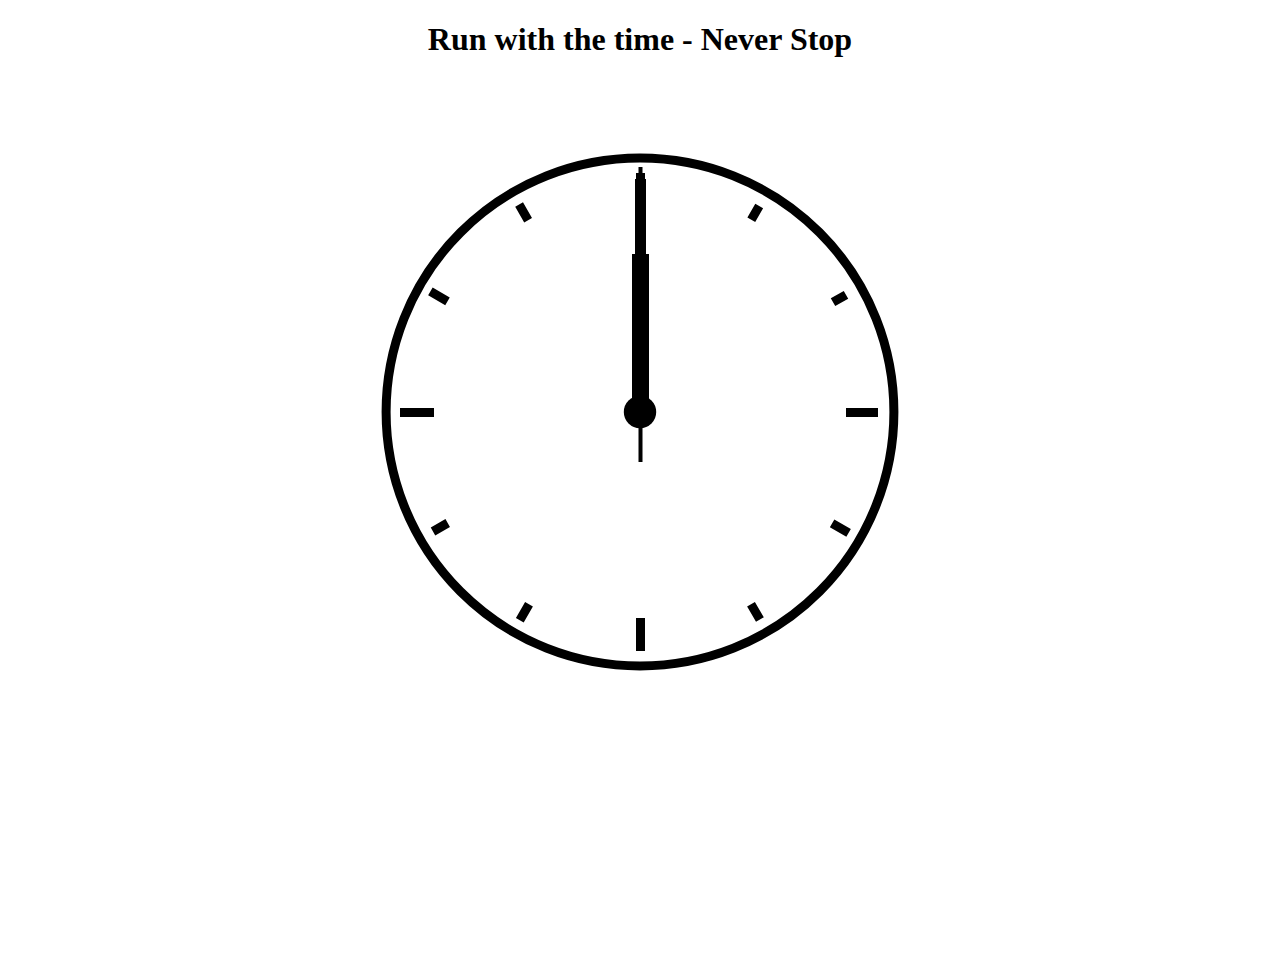
<file: Analogue Clock/index.html>
<!DOCTYPE html>
<html lang="en-US">

<head>
    <meta charset="UTF-8">
    <meta name="viewport" content="width=device-width, initial-scale=1">
    <title>A Digital Analog Clock</title>
    <link rel="stylesheet" href="AnalogueClock.css" type="text/css" media="all">
    <script src="AnalogueClock.js" defer></script>
</head>

<body>
    <center><H1>Run with the time - Never Stop</H1></center>
<main class="main">
    <div class="clockbox">
        <svg id="clock" xmlns="http://www.w3.org/2000/svg" width="600" height="600" viewBox="0 0 600 600">
            <g id="face">
                <circle class="circle" cx="300" cy="300" r="253.9"/>
                <path class="hour-marks" d="M300.5 94V61M506 300.5h32M300.5 506v33M94 300.5H60M411.3 107.8l7.9-13.8M493 190.2l13-7.4M492.1 411.4l16.5 9.5M411 492.3l8.9 15.3M189 492.3l-9.2 15.9M107.7 411L93 419.5M107.5 189.3l-17.1-9.9M188.1 108.2l-9-15.6"/>
                <circle class="mid-circle" cx="300" cy="300" r="16.2"/>
            </g>
            <g id="hour">
                <path class="hour-arm" d="M300.5 298V142"/>
                <circle class="sizing-box" cx="300" cy="300" r="253.9"/>
            </g>
            <g id="minute">
                <path class="minute-arm" d="M300.5 298V67"/>
                <circle class="sizing-box" cx="300" cy="300" r="253.9"/>
            </g>
            <g id="second">
                <path class="second-arm" d="M300.5 350V55"/>
                <circle class="sizing-box" cx="300" cy="300" r="253.9"/>
            </g>
        </svg>
    </div><!-- .clockbox -->
</main>

</body>

</html>
</file>
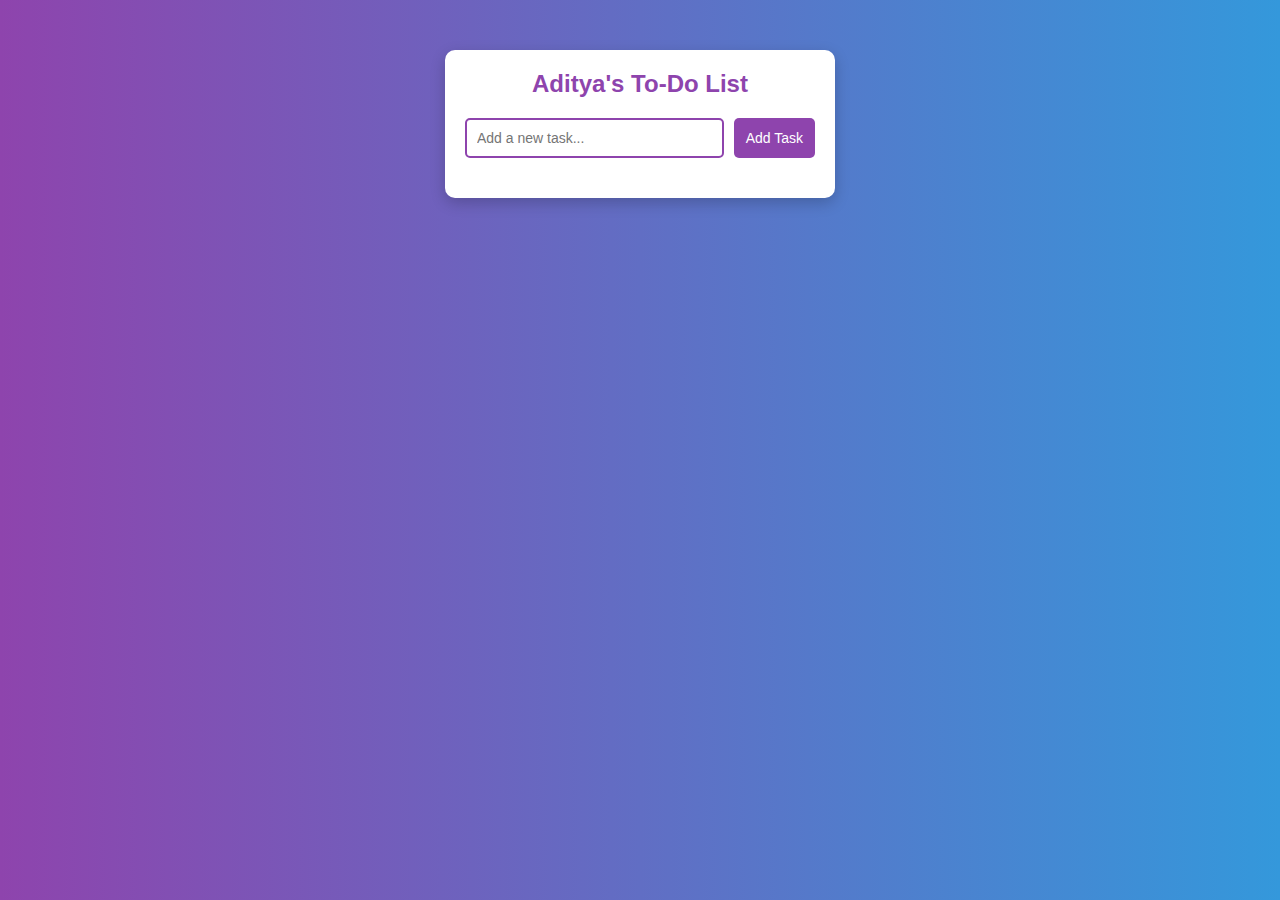
<file: Todo List/index.html>
<!DOCTYPE html>
<html lang="en">
<head>
    <meta charset="UTF-8">
    <meta name="viewport" content="width=device-width, initial-scale=1.0">
    <title>To-Do List</title>
    <style>
        body {
            font-family: 'Arial', sans-serif;
            background: linear-gradient(to right, #8e44ad, #3498db);
            color: #fff;
            display: flex;
            justify-content: center;
            padding-top: 50px;
            margin: 0;
        }

        .todo-container {
            background: #fff;
            color: #333;
            padding: 20px;
            border-radius: 10px;
            box-shadow: 0 5px 15px rgba(0, 0, 0, 0.2);
            width: 350px;
            text-align: center;
        }

        h1 {
            margin: 0 0 20px;
            font-size: 24px;
            color: #8e44ad;
        }

        .input-section {
            display: flex;
            gap: 10px;
        }

        input[type="text"] {
            flex: 1;
            padding: 10px;
            border: 2px solid #8e44ad;
            border-radius: 5px;
            outline: none;
            font-size: 14px;
        }

        button {
            background: #8e44ad;
            color: #fff;
            border: none;
            padding: 8px 12px;
            border-radius: 5px;
            cursor: pointer;
            font-size: 14px;
            transition: background 0.3s;
        }

        button:hover {
            background: #04a038;
        }

        ul {
            list-style: none;
            padding: 0;
            margin: 20px 0 0;
        }

        li {
            background: #f4f4f4;
            color: #333;
            padding: 10px;
            margin-bottom: 10px;
            border-radius: 5px;
            display: flex;
            justify-content: space-between;
            align-items: center;
            transition: background 0.3s;
        }

        li:hover {
            background: #ececec;
        }

        .button-group {
            display: flex;
            gap: 5px;
        }

        .complete {
            text-decoration:none;
            color: #8e44ad;
        }

        button.edit {
            background: #f39c12;
        }

        button.edit:hover {
            background: #d68910;
        }

        button.delete {
            background: #e74c3c;
        }

        button.delete:hover {
            background: #e91700;
        }
    </style>
</head>
<body>
    <div class="todo-container">
        <h1>Aditya's To-Do List</h1>
        <div class="input-section">
            <input type="text" id="taskInput" placeholder="Add a new task..." />
            <button onclick="addTask()">Add Task</button>
        </div>
        <ul id="taskList"></ul>
    </div>
    <script>
        function addTask() {
            const taskInput = document.getElementById("taskInput");
            const taskList = document.getElementById("taskList");

            const taskText = taskInput.value.trim();
            if (taskText === "") {
                alert("Please enter a task!");
                return;
            }

            const li = document.createElement("li");
            const span = document.createElement("span");
            span.textContent = taskText;

            const buttonGroup = document.createElement("div");
            buttonGroup.classList.add("button-group");

            const editButton = document.createElement("button");
            editButton.textContent = "Edit";
            editButton.classList.add("edit");
            editButton.onclick = function () {
                if (editButton.textContent === "Edit") {
                    const input = document.createElement("input");
                    input.type = "text";
                    input.value = span.textContent;
                    input.style.marginRight = "5px";
                    li.insertBefore(input, span);
                    li.removeChild(span);
                    editButton.textContent = "Save";
                } else {
                    const input = li.querySelector("input");
                    span.textContent = input.value;
                    li.insertBefore(span, input);
                    li.removeChild(input);
                    editButton.textContent = "Edit";
                }
            };

            const deleteButton = document.createElement("button");
            deleteButton.textContent = "Done";
            deleteButton.classList.add("delete");
            deleteButton.onclick = function () {
                taskList.removeChild(li);
            };

            buttonGroup.appendChild(editButton);
            buttonGroup.appendChild(deleteButton);

            li.appendChild(span);
            li.appendChild(buttonGroup);

            li.onclick = function () {
                li.classList.toggle("complete");
            };

            taskList.appendChild(li);
            taskInput.value = "";
        }
    </script>
</body>
</html>
</file>
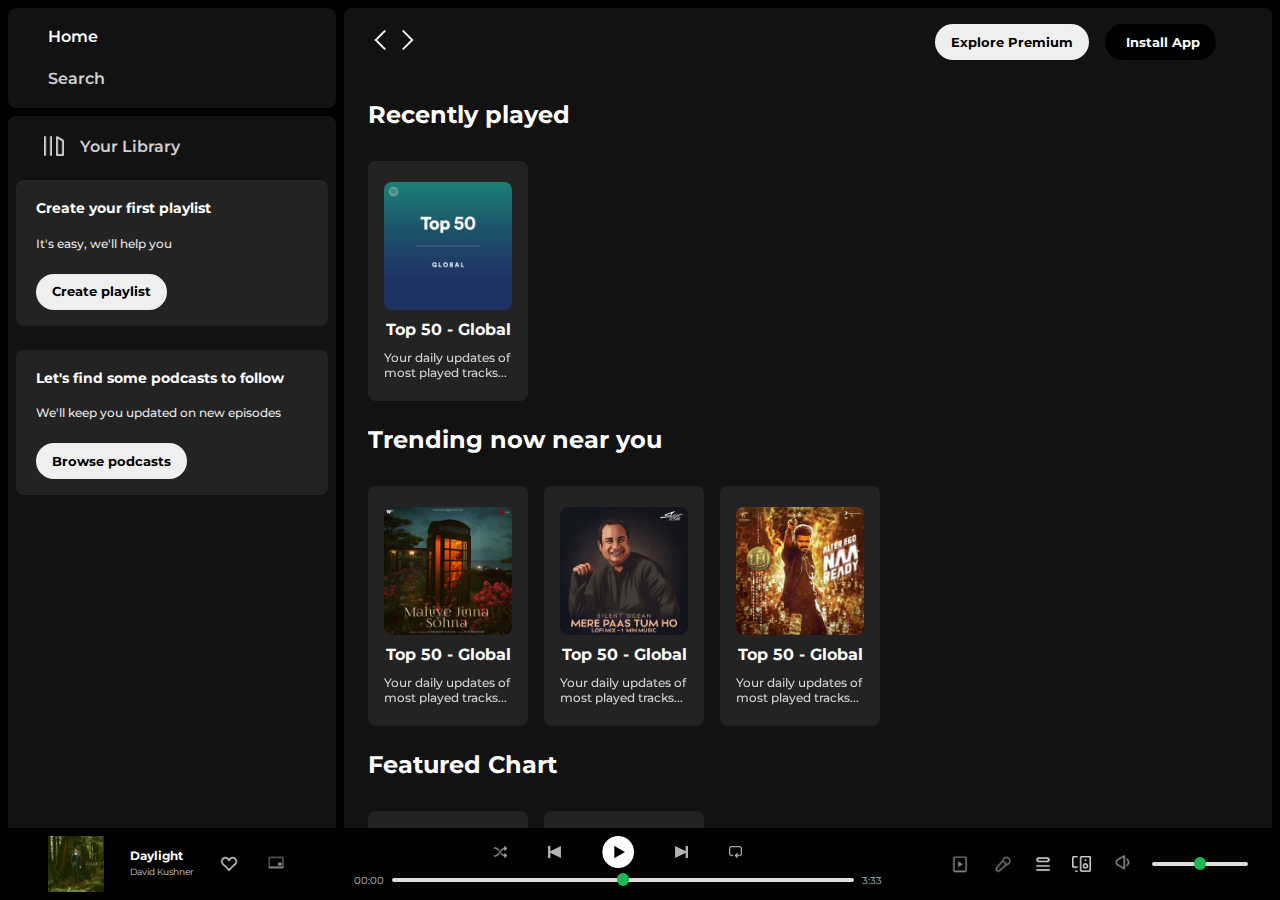
<file: Tune Hub/index.html>
<!DOCTYPE html>
<html lang="en">

<head>
    <meta charset="UTF-8">
    <meta name="viewport" content="width=device-width, initial-scale=1.0">
    <link rel="stylesheet" href="https://cdnjs.cloudflare.com/ajax/libs/font-awesome/6.4.0/css/all.min.css"
        integrity="sha512-iecdLmaskl7CVkqkXNQ/ZH/XLlvWZOJyj7Yy7tcenmpD1ypASozpmT/E0iPtmFIB46ZmdtAc9eNBvH0H/ZpiBw=="
        crossorigin="anonymous" referrerpolicy="no-referrer" />
    <link rel="icon" href="Blogo.jpg">
    <title>TuneHub - The Music World</title>
    <link rel="stylesheet" href="TuneHub.css">
    <link rel="preconnect" href="https://fonts.googleapis.com">
    <link rel="preconnect" href="https://fonts.gstatic.com" crossorigin>
    <link href="https://fonts.googleapis.com/css2?family=Montserrat:wght@300;400;500;600;700&display=swap"
        rel="stylesheet">
</head>

<body>
    <div class="main">
        <div class="sidebar">
            <div class="nav">
                <div class="nav-option" style="opacity: 1;">
                    <i class="fa-solid fa-house"></i>
                    <a href="#">Home</a>
                </div>
                <div class="nav-option">
                    <i class="fa-solid fa-magnifying-glass"></i>
                    <a href="#">Search</a>
                </div>
            </div>
            <div class="library">
                <div class="option">
                    <div class="lib-option nav-option">
                        <img src="library_icon.png">
                        <a href="#">Your Library</a>
                    </div>
                    <div class="icons">
                        <i class="fa-solid fa-plus"></i>
                        <i class="fa-solid fa-arrow-right"></i>
                    </div>
                </div>
                <div class="lib-box">
                    <div class="box">
                        <p class="box-p1">Create your first playlist</p>
                        <p class="box-p2">It's easy, we'll help you</p>
                        <button class="badge">Create playlist</button>
                    </div>
                    <div class="box">
                        <p class="box-p1">Let's find some podcasts to follow</p>
                        <p class="box-p2">We'll keep you updated on new episodes</p>
                        <button class="badge">Browse podcasts</button>
                    </div>


                </div>
            </div>
        </div>
        <div class="main-content">
            <div class="sticky-nav">
                <div class="sticky-nav-icon">
                    <img src="backward_icon.png">
                    <img src="forward_icon.png" class="hide">
                </div>
                <div class="sticky-nav-options">
                    <button class="badge navitem hide">Explore Premium</button>
                    <button class="badge navitem darkbadge"><i class="fa-regular fa-circle-down"
                            style="margin-left:5px ;"></i> Install App</button>
                    <i class="fa-regular fa-user navitem"></i>
                </div>
            </div>
            <div class="content">

                <h2>Recently played</h2>
                <div class="cards-container">
                    <div class="card">
                        <img class="card-img" src="card1img.jpeg">
                        <p class="card-title">Top 50 - Global</p>
                        <p class="card-info">Your daily updates of most played tracks...</p>
                    </div>
                </div>

                <h2>Trending now near you</h2>
                <div class="cards-container">
                    <div class="card">
                        <img class="card-img" src="card2img.jpeg">
                        <p class="card-title">Top 50 - Global</p>
                        <p class="card-info">Your daily updates of most played tracks...</p>
                    </div>

                    <div class="card">
                        <img class="card-img" src="card3img.jpeg">
                        <p class="card-title">Top 50 - Global</p>
                        <p class="card-info">Your daily updates of most played tracks...</p>
                    </div>

                    <div class="card">
                        <img class="card-img" src="card4img.jpeg">
                        <p class="card-title">Top 50 - Global</p>
                        <p class="card-info">Your daily updates of most played tracks...</p>
                    </div>
                </div>

                <h2>Featured Chart</h2>
                <div class="cards-container">
                    <div class="card">
                        <img class="card-img" src="card5img.jpeg">
                        <p class="card-title">Top 50 - Global</p>
                        <p class="card-info">Your daily updates of most played tracks...</p>
                    </div>

                    <div class="card">
                        <img class="card-img" src="card6img.jpeg">
                        <p class="card-title">Top 50 - Global</p>
                        <p class="card-info">Your daily updates of most played tracks...</p>
                    </div>
                </div>


                <div class="footer">
                    <div class="line"></div>
                </div>

        </div>

    </div>
    
        <div class="music-player">
            <div class="album">
                <img src="album_picture.jpeg" class="album-pic">
                <div class="album-abt">
                    <p class="abt-1">Daylight</p>
                    <p class="abt-2">David Kushner</p>
                </div>
                <img src="album_icon1.png" class="album-icon1">
                <img src="album_icon2.png" class="album-icon2">
            </div>
            <div class="player">
                <div class="music-control">
                    <img class="music-icons" src="player_icon1.png">
                    <img class="music-icons" src="player_icon2.png">
                    <img class="music-icons play" src="player_icon3.png">
                    <img class="music-icons" src="player_icon4.png">
                    <img class="music-icons" src="player_icon5.png">
                </div>
                <div class="playback">
                    <span class="time">00:00</span>
                    <input type="range" min="0" max="100" class="playback-bar bar">
                    <span class="time">3:33</span>
                </div>
                        
            </div>
            <div class="controls">
                <img src="controls_icon1.png" class="ctrl-icon control">
                <img src="controld_icon2.png" class="ctrl-icon control">
                <img src="controls_icon3.png" class="ctrl-iconx control">
                <img src="controls_icon4.png" class="ctrl-icony control">
                <label for="volumn"><img src="controls_icon5.png" class="ctrl-icon"></label>
                <input type="range" min="0" max="100" class="volumn-bar bar" id="volumn">
            </div>
        </div>
  <div class="music-player">
      <div class="album">
          <img src="album_picture.jpeg" class="album-pic">
          <div class="album-abt">
              <p class="abt-1">Daylight</p>
              <p class="abt-2">David Kushner</p>
          </div>
          <img src="album_icon1.png" class="album-icon1">
          <img src="album_icon2.png" class="album-icon2">
      </div>
      <div class="player">
          <div class="music-control">
              <img class="music-icons" src="player_icon1.png">
              <img class="music-icons" src="player_icon2.png">
              <img class="music-icons play" src="player_icon3.png">
              <img class="music-icons" src="player_icon4.png">
              <img class="music-icons" src="player_icon5.png">
          </div>
          <div class="playback">
              <span class="time">00:00</span>
              <input type="range" min="0" max="100" class="playback-bar bar">
              <span class="time">3:33</span>
          </div>
      </div>
      <div class="controls">
          <img src="controls_icon1.png" class="ctrl-icon control">
          <img src="controld_icon2.png" class="ctrl-icon control">
          <img src="controls_icon3.png" class="ctrl-iconx control">
          <img src="controls_icon4.png" class="ctrl-icony control">
          <label for="volumn"><img src="controls_icon5.png" class="ctrl-icon"></label>
          <input type="range" min="0" max="100" class="volumn-bar bar" id="volumn">
      </div>
  </div>
</body>

</html>
</file>
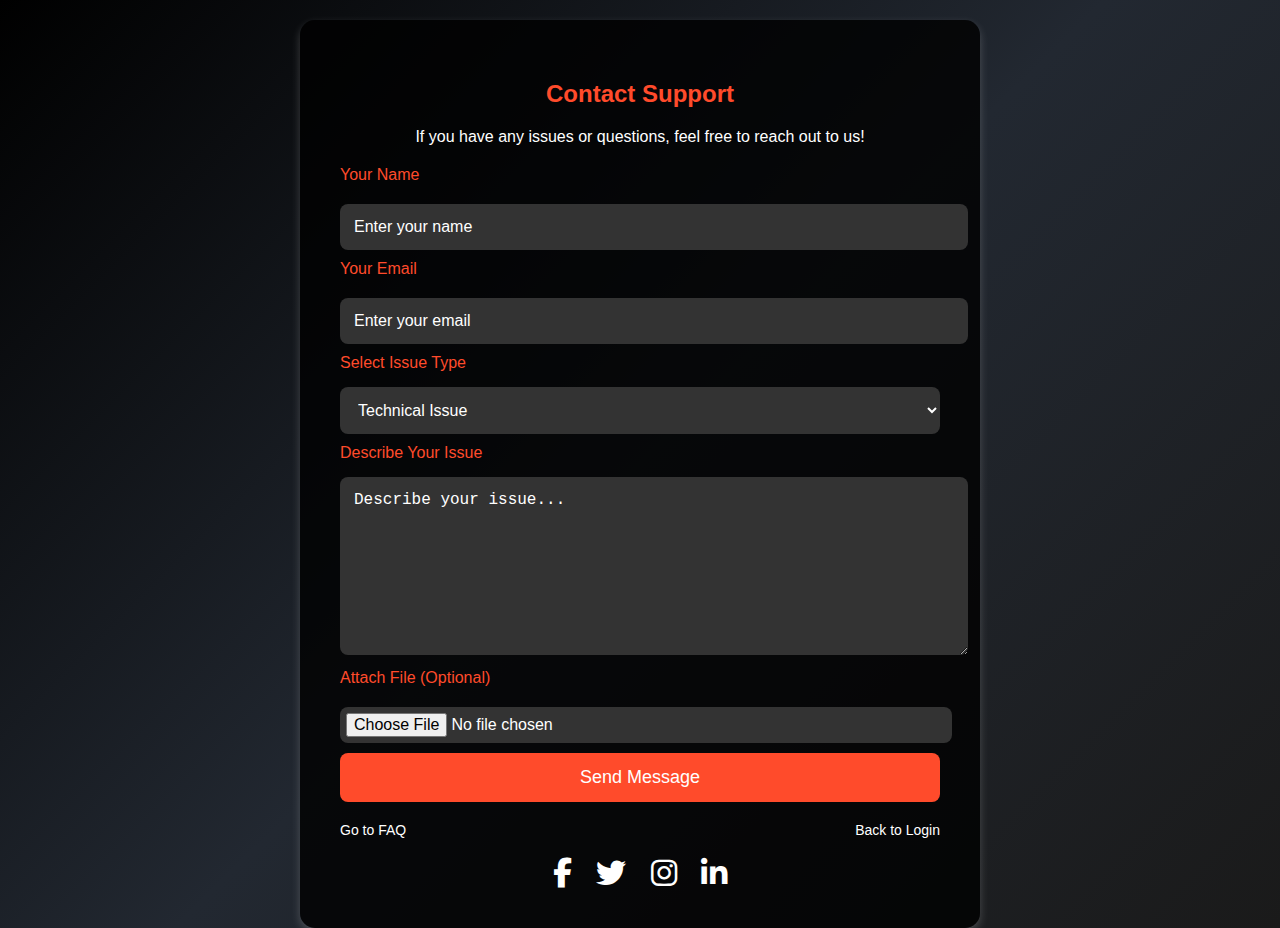
<file: <SPECTRIXO>/ContactUs.html>
<!DOCTYPE html>
<html lang="en">
<head>
    <meta charset="UTF-8">
    <meta name="viewport" content="width=device-width, initial-scale=1.0">
    <title>Contact Support - SPECTRIXO</title>
    <link rel="stylesheet" href="https://cdnjs.cloudflare.com/ajax/libs/font-awesome/6.4.2/css/all.min.css">
    <style>
        body {
            font-family: "Poppins", sans-serif;
            margin: 0;
            padding: 0;
            background: linear-gradient(135deg, #000000, #222831, #1a1a1a);
            color: white;
            display: flex;
            justify-content: center;
            align-items: center;
            min-height: 100vh;
        }

        .form-container {
            background: rgba(0, 0, 0, 0.8);
            padding: 40px;
            border-radius: 15px;
            width: 100%;
            max-width: 600px;
            box-shadow: 0px 4px 10px rgba(255, 255, 255, 0.2);
            margin-top: 20px;
        }

        .form-container h2,
        .form-container p {
            text-align: center;
        }

        .form-container h2 {
            color: #ff4b2b;
            font-size: 24px;
            margin-bottom: 20px;
        }

        .form-container p {
            font-size: 16px;
            color: #ffffff;
            margin-bottom: 20px;
        }

        .form-container label {
            color: #ff4b2b;
            font-size: 16px;
            margin-bottom: 5px;
            display: block;
            text-align: left;
        }

        .form-container input,
        .form-container textarea,
        .form-container select {
            width: 100%;
            padding: 14px;
            margin: 10px 0;
            background: #333;
            border: none;
            border-radius: 8px;
            color: white;
            font-size: 16px;
            text-align: left;
        }

        .form-container input[type="file"] {
            padding: 6px;
        }

        .form-container textarea {
            resize: vertical;
            height: 150px;
        }

        .form-container input::placeholder,
        .form-container textarea::placeholder {
            color: white; 
        }

        .form-container input {
            margin-top: 15px;
        }

        .form-container button {
            width: 100%;
            padding: 14px;
            background: #ff4b2b;
            color: white;
            border: none;
            border-radius: 8px;
            font-size: 18px;
            cursor: pointer;
            transition: 0.3s;
        }

        .form-container button:hover {
            background: #3320e1;
        }

        .form-container .icon-container {
            text-align: center;
            margin-top: 20px;
        }

        .form-container .icon-container i {
            font-size: 30px;
            margin: 0 10px;
            color: white;
            cursor: pointer;
        }

        .form-container .icon-container i:hover {
            color: #3320e1;
        }

        .form-container .options-container {
            display: flex;
            justify-content: space-between;
            align-items: center;
            margin-top: 20px;
        }

        .form-container .options-container a {
            color: #ff4b2b;
            font-size: 14px;
            text-decoration: none;
        }

        .form-container .options-container a:hover {
            color: #ff416c;
        }

        .footer-icons i {
            font-size: 30px;
            color: white; /* Footer icons color white */
            margin: 0 10px;
            cursor: pointer;
        }
        .form-container .options-container a{
            color: white;
        }

        .footer-icons i:hover {
            color: orangered;
        }
    </style>
</head>
<body>

    <div class="form-container">
        <h2>Contact Support</h2>
        <p>If you have any issues or questions, feel free to reach out to us!</p>

        <form>
            <label for="name">Your Name</label>
            <input type="text" id="name" placeholder="Enter your name" required>

            <label for="email">Your Email</label>
            <input type="email" id="email" placeholder="Enter your email" required>

            <label for="issue">Select Issue Type</label>
            <select id="issue" required>
                <option value="technical">Technical Issue</option>
                <option value="billing">Billing Question</option>
                <option value="account">Account Problem</option>
                <option value="feedback">Feedback</option>
            </select>

            <label for="message">Describe Your Issue</label>
            <textarea id="message" placeholder="Describe your issue..." required></textarea>

            <label for="file-upload">Attach File (Optional)</label>
            <input type="file" id="file-upload">

            <button type="submit">Send Message</button>
        </form>

        <div class="options-container">
            <a href="faq.html">Go to FAQ</a>
            <a href="login.html">Back to Login</a>
        </div>

        <div class="icon-container footer-icons">
            <i class="fab fa-facebook-f"></i>
            <i class="fab fa-twitter"></i>
            <i class="fab fa-instagram"></i>
            <i class="fab fa-linkedin-in"></i>
        </div>
    </div>

</body>
</html>
</file>
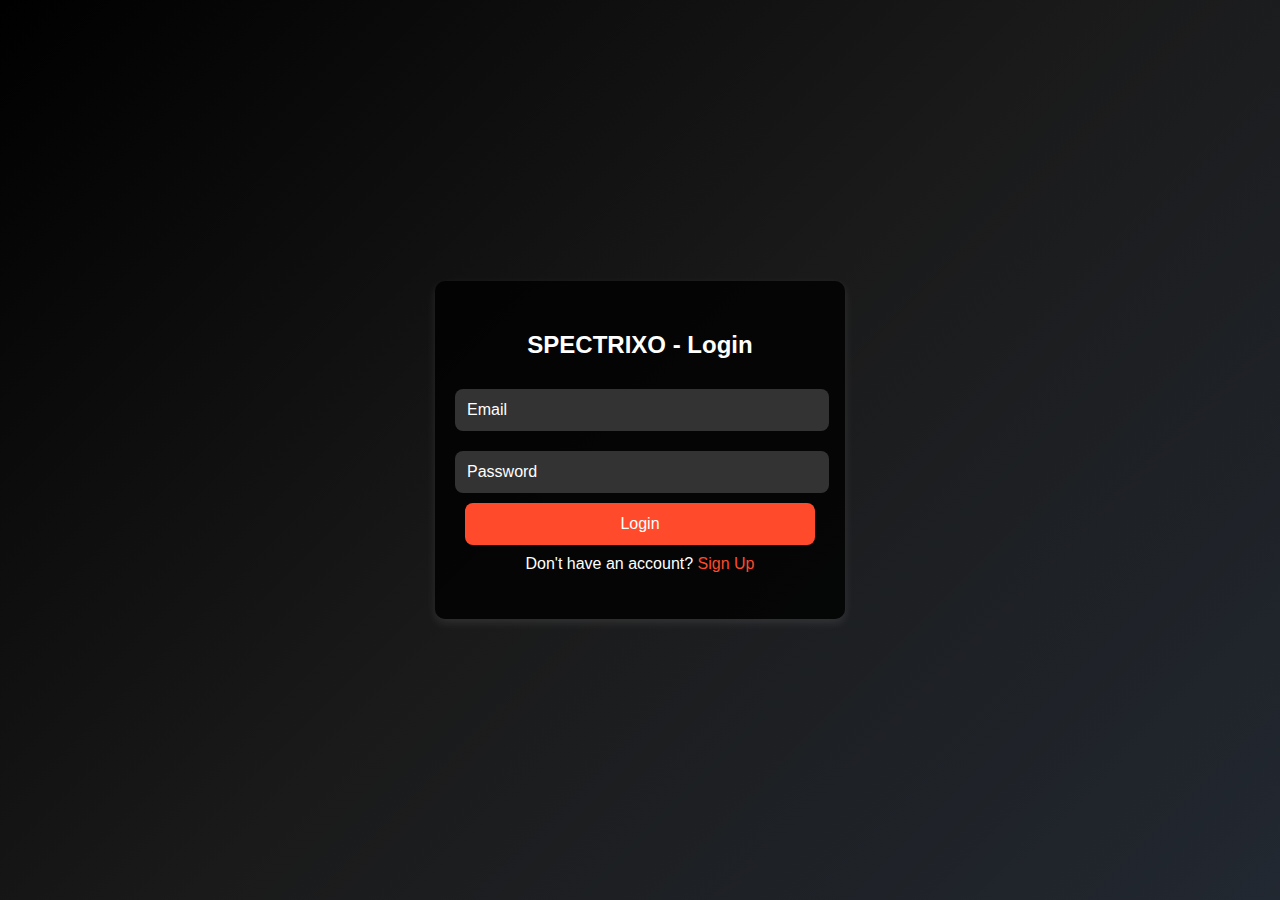
<file: <SPECTRIXO>/Login.html>
<!DOCTYPE html>
<html lang="en">
<head>
    <meta charset="UTF-8">
    <meta name="viewport" content="width=device-width, initial-scale=1.0">
    <title>Login - SPECTRIXO</title>
    <link rel="stylesheet" href="https://cdnjs.cloudflare.com/ajax/libs/font-awesome/6.4.2/css/all.min.css">
    <style>
        body {
            font-family: "Poppins", sans-serif;
            margin: 0;
            padding: 0;
            background: linear-gradient(135deg, #000000, #1a1a1a, #222831);
            color: white;
        }
        .container {
            display: flex;
            justify-content: center;
            align-items: center;
            height: 100vh;
        }
        .form-container {
            background: rgba(0, 0, 0, 0.8);
            padding: 30px;
            border-radius: 10px;
            width: 350px;
            box-shadow: 0px 4px 10px rgba(255, 255, 255, 0.1);
        }
        .form-container h2 {
            text-align: center;
            color: white;
            margin-bottom: 20px;
        }
        .form-container input {
            width: 100%;
            padding: 12px;
            margin: 10px -10px;
            background: #333;
            border: none;
            border-radius: 8px;
            color: white;
            font-size: 16px;
        }
        .form-container input::placeholder {
            color: white;
        }
        .form-container button {
            width: 100%;
            padding: 12px;
            background: #ff4b2b;
            color: white;
            border: none;
            border-radius: 8px;
            font-size: 16px;
            cursor: pointer;
        }
        .form-container button:hover {
            background: #222831;
            box-shadow: 1px 1px 3px white;
        }
        .form-container p {
            text-align: center;
            color: white;
            margin-top: 10px;
        }
        .form-container a {
            color: #ff4b2b;
            text-decoration: none;
        }
    </style>
</head>
<body>

    <div class="container">
        <div class="form-container">
            <h2>SPECTRIXO - Login</h2>
            <form>
                <input type="email" placeholder="Email" required>
                <input type="password" placeholder="Password" required>
                <button type="submit">Login</button>
            </form>
            <p>Don't have an account? <a href="SignUp.html">Sign Up</a></p>
        </div>
    </div>

</body>
</html>
</file>
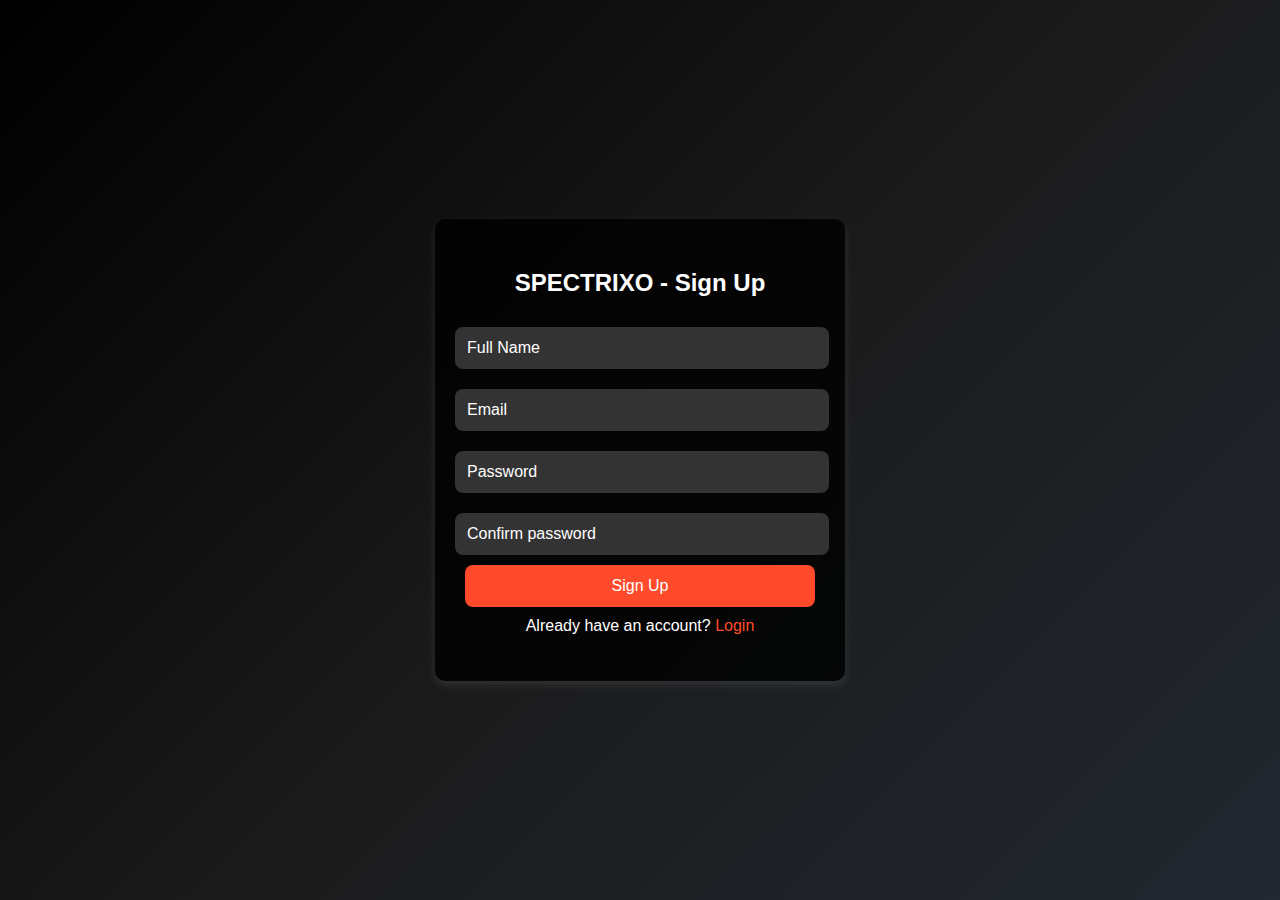
<file: <SPECTRIXO>/SignUp.html>
<!DOCTYPE html>
<html lang="en">
<head>
    <meta charset="UTF-8">
    <meta name="viewport" content="width=device-width, initial-scale=1.0">
    <title>Sign Up - SPECTRIXO</title>
    <link rel="stylesheet" href="https://cdnjs.cloudflare.com/ajax/libs/font-awesome/6.4.2/css/all.min.css">
    <style>
        body {
            font-family: "Poppins", sans-serif;
            margin: 0;
            padding: 0;
            background: linear-gradient(135deg, #000000, #1a1a1a, #222831);
            color: white;
        }
        .container {
            display: flex;
            justify-content: center;
            align-items: center;
            height: 100vh;
        }
        .form-container {
            background: rgba(0, 0, 0, 0.8);
            padding: 30px;
            border-radius: 10px;
            width: 350px;
            box-shadow: 0px 4px 10px rgba(255, 255, 255, 0.1);
        }
        .form-container h2 {
            text-align: center;
            color: white;
            margin-bottom: 20px;
        }
        .form-container input {
            width: 100%;
            padding: 12px;
            margin: 10px -10px;
            background: #333;
            border: none;
            border-radius: 8px;
            color: white;
            font-size: 16px;
        }
        .form-container input::placeholder {
            color: white;
        }
        .form-container button {
            width: 100%;
            padding: 12px;
            background: #ff4b2b;
            color: white;
            border: none;
            border-radius: 8px;
            font-size: 16px;
            cursor: pointer;
        }
        .form-container button:hover {
            background: #222831;
            box-shadow: 1px 1px 3px white;
        }
        .form-container p {
            text-align: center;
            color: white;
            margin-top: 10px;
        }
        .form-container a {
            color: #ff4b2b;
            text-decoration: none;
        }
    </style>
</head>
<body>

    <div class="container">
        <div class="form-container">
            <h2>SPECTRIXO - Sign Up</h2>
            <form>
                <input type="text" placeholder="Full Name" required>
                <input type="email" placeholder="Email" required>
                <input type="password" placeholder="Password" required>
                <input type="password" placeholder="Confirm password" required>
                <button type="submit">Sign Up</button>
            </form>
            <p>Already have an account? <a href="Login.html">Login</a></p>
        </div>
    </div>

</body>
</html>
</file>
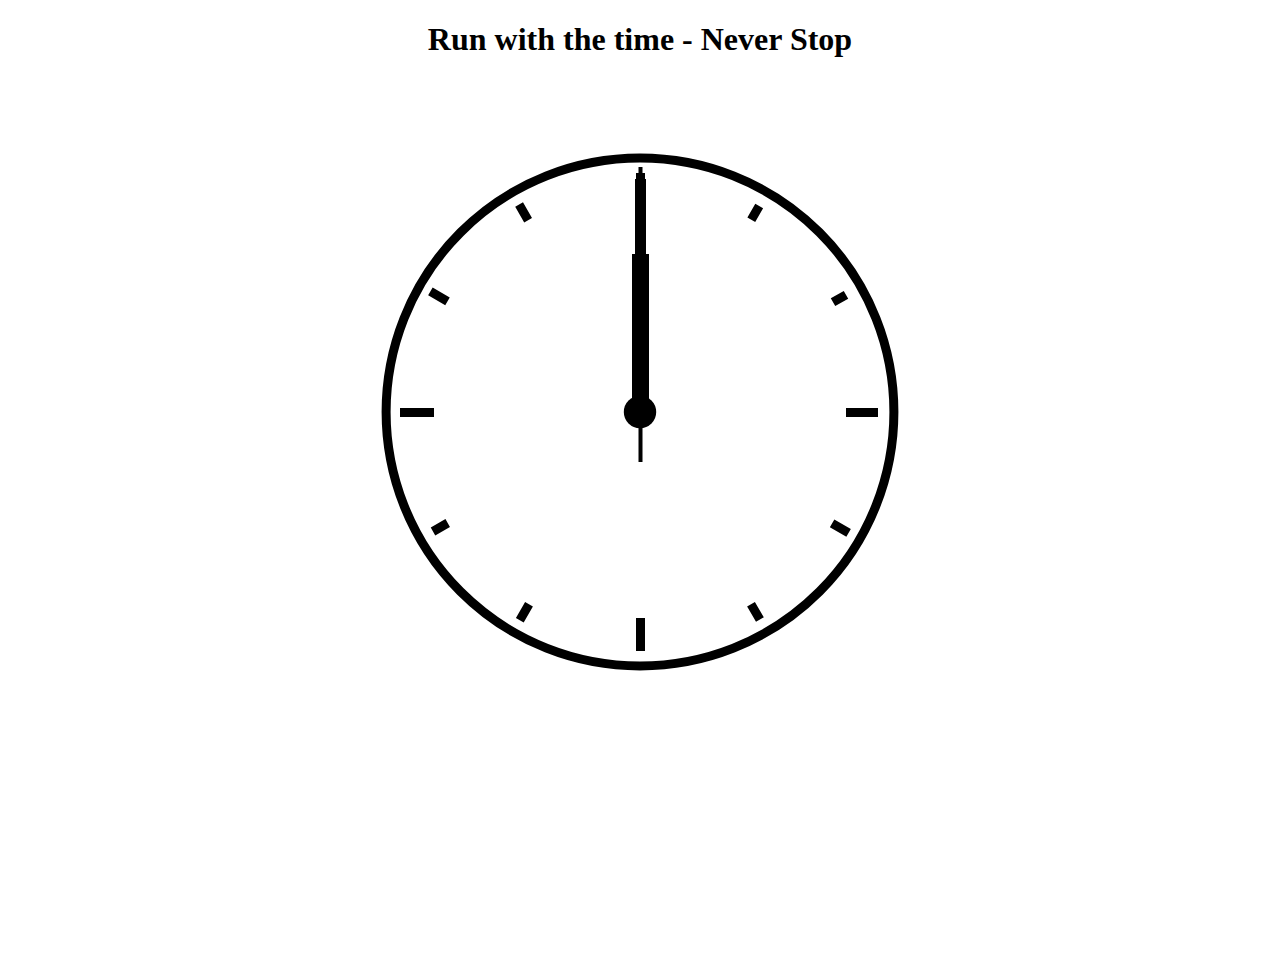
<file: Analogue Clock/AnalogueClock.html>
<!DOCTYPE html>
<html lang="en-US">

<head>
    <meta charset="UTF-8">
    <meta name="viewport" content="width=device-width, initial-scale=1">
    <title>A Digital Analog Clock</title>
    <link rel="stylesheet" href="AnalogueClock.css" type="text/css" media="all">
    <script src="AnalogueClock.js" defer></script>
</head>

<body>
    <center><H1>Run with the time - Never Stop</H1></center>
<main class="main">
    <div class="clockbox">
        <svg id="clock" xmlns="http://www.w3.org/2000/svg" width="600" height="600" viewBox="0 0 600 600">
            <g id="face">
                <circle class="circle" cx="300" cy="300" r="253.9"/>
                <path class="hour-marks" d="M300.5 94V61M506 300.5h32M300.5 506v33M94 300.5H60M411.3 107.8l7.9-13.8M493 190.2l13-7.4M492.1 411.4l16.5 9.5M411 492.3l8.9 15.3M189 492.3l-9.2 15.9M107.7 411L93 419.5M107.5 189.3l-17.1-9.9M188.1 108.2l-9-15.6"/>
                <circle class="mid-circle" cx="300" cy="300" r="16.2"/>
            </g>
            <g id="hour">
                <path class="hour-arm" d="M300.5 298V142"/>
                <circle class="sizing-box" cx="300" cy="300" r="253.9"/>
            </g>
            <g id="minute">
                <path class="minute-arm" d="M300.5 298V67"/>
                <circle class="sizing-box" cx="300" cy="300" r="253.9"/>
            </g>
            <g id="second">
                <path class="second-arm" d="M300.5 350V55"/>
                <circle class="sizing-box" cx="300" cy="300" r="253.9"/>
            </g>
        </svg>
    </div><!-- .clockbox -->
</main>

</body>

</html>
</file>
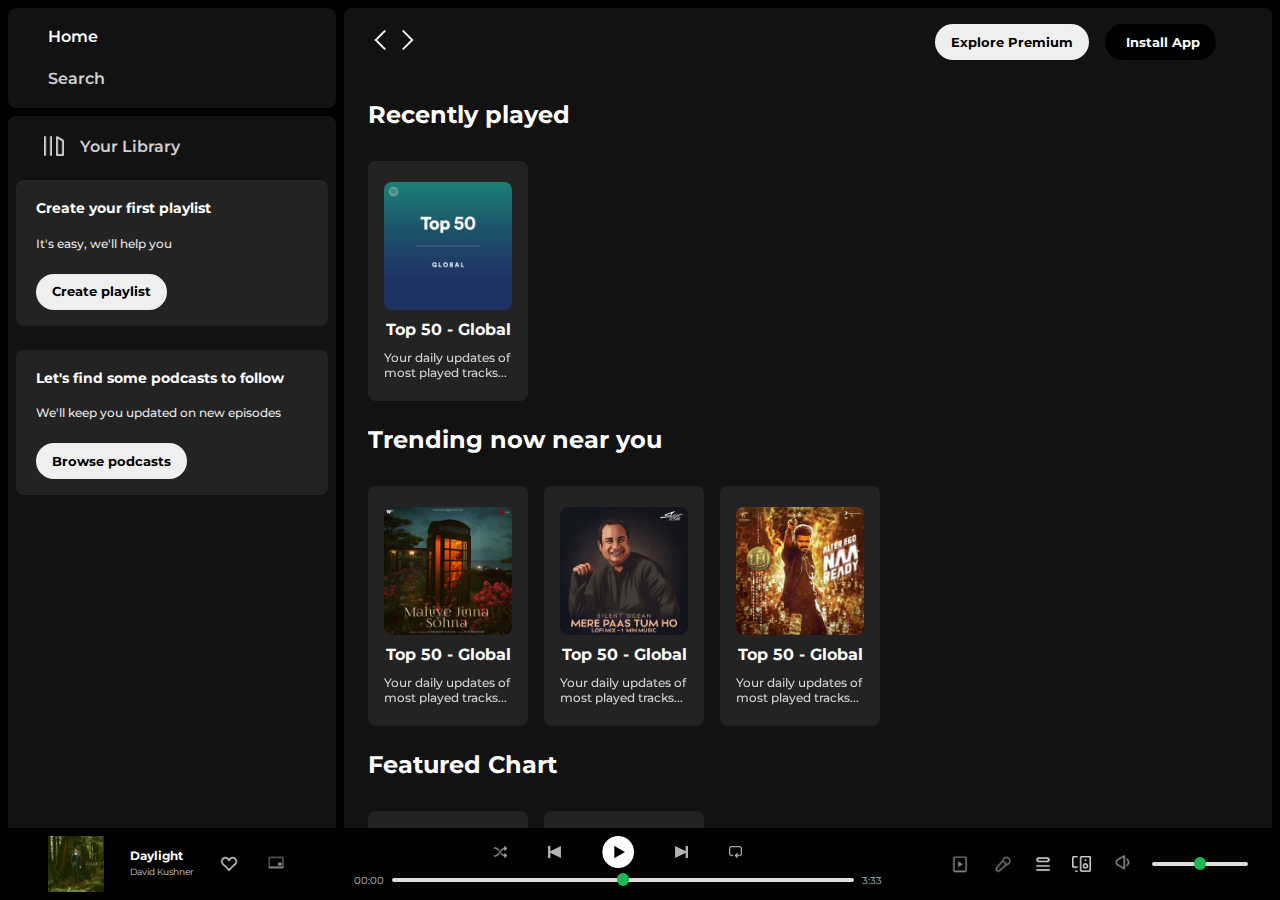
<file: Tune Hub/TuneHub.html>
<!DOCTYPE html>
<html lang="en">

<head>
    <meta charset="UTF-8">
    <meta name="viewport" content="width=device-width, initial-scale=1.0">
    <link rel="stylesheet" href="https://cdnjs.cloudflare.com/ajax/libs/font-awesome/6.4.0/css/all.min.css"
        integrity="sha512-iecdLmaskl7CVkqkXNQ/ZH/XLlvWZOJyj7Yy7tcenmpD1ypASozpmT/E0iPtmFIB46ZmdtAc9eNBvH0H/ZpiBw=="
        crossorigin="anonymous" referrerpolicy="no-referrer" />
    <link rel="icon" href="Blogo.jpg">
    <title>TuneHub - The Music World</title>
    <link rel="stylesheet" href="TuneHub.css">
    <link rel="preconnect" href="https://fonts.googleapis.com">
    <link rel="preconnect" href="https://fonts.gstatic.com" crossorigin>
    <link href="https://fonts.googleapis.com/css2?family=Montserrat:wght@300;400;500;600;700&display=swap"
        rel="stylesheet">
</head>

<body>
    <div class="main">
        <div class="sidebar">
            <div class="nav">
                <div class="nav-option" style="opacity: 1;">
                    <i class="fa-solid fa-house"></i>
                    <a href="#">Home</a>
                </div>
                <div class="nav-option">
                    <i class="fa-solid fa-magnifying-glass"></i>
                    <a href="#">Search</a>
                </div>
            </div>
            <div class="library">
                <div class="option">
                    <div class="lib-option nav-option">
                        <img src="library_icon.png">
                        <a href="#">Your Library</a>
                    </div>
                    <div class="icons">
                        <i class="fa-solid fa-plus"></i>
                        <i class="fa-solid fa-arrow-right"></i>
                    </div>
                </div>
                <div class="lib-box">
                    <div class="box">
                        <p class="box-p1">Create your first playlist</p>
                        <p class="box-p2">It's easy, we'll help you</p>
                        <button class="badge">Create playlist</button>
                    </div>
                    <div class="box">
                        <p class="box-p1">Let's find some podcasts to follow</p>
                        <p class="box-p2">We'll keep you updated on new episodes</p>
                        <button class="badge">Browse podcasts</button>
                    </div>


                </div>
            </div>
        </div>
        <div class="main-content">
            <div class="sticky-nav">
                <div class="sticky-nav-icon">
                    <img src="backward_icon.png">
                    <img src="forward_icon.png" class="hide">
                </div>
                <div class="sticky-nav-options">
                    <button class="badge navitem hide">Explore Premium</button>
                    <button class="badge navitem darkbadge"><i class="fa-regular fa-circle-down"
                            style="margin-left:5px ;"></i> Install App</button>
                    <i class="fa-regular fa-user navitem"></i>
                </div>
            </div>
            <div class="content">

                <h2>Recently played</h2>
                <div class="cards-container">
                    <div class="card">
                        <img class="card-img" src="card1img.jpeg">
                        <p class="card-title">Top 50 - Global</p>
                        <p class="card-info">Your daily updates of most played tracks...</p>
                    </div>
                </div>

                <h2>Trending now near you</h2>
                <div class="cards-container">
                    <div class="card">
                        <img class="card-img" src="card2img.jpeg">
                        <p class="card-title">Top 50 - Global</p>
                        <p class="card-info">Your daily updates of most played tracks...</p>
                    </div>

                    <div class="card">
                        <img class="card-img" src="card3img.jpeg">
                        <p class="card-title">Top 50 - Global</p>
                        <p class="card-info">Your daily updates of most played tracks...</p>
                    </div>

                    <div class="card">
                        <img class="card-img" src="card4img.jpeg">
                        <p class="card-title">Top 50 - Global</p>
                        <p class="card-info">Your daily updates of most played tracks...</p>
                    </div>
                </div>

                <h2>Featured Chart</h2>
                <div class="cards-container">
                    <div class="card">
                        <img class="card-img" src="card5img.jpeg">
                        <p class="card-title">Top 50 - Global</p>
                        <p class="card-info">Your daily updates of most played tracks...</p>
                    </div>

                    <div class="card">
                        <img class="card-img" src="card6img.jpeg">
                        <p class="card-title">Top 50 - Global</p>
                        <p class="card-info">Your daily updates of most played tracks...</p>
                    </div>
                </div>


                <div class="footer">
                    <div class="line"></div>
                </div>

        </div>

    </div>
    
        <div class="music-player">
            <div class="album">
                <img src="album_picture.jpeg" class="album-pic">
                <div class="album-abt">
                    <p class="abt-1">Daylight</p>
                    <p class="abt-2">David Kushner</p>
                </div>
                <img src="album_icon1.png" class="album-icon1">
                <img src="album_icon2.png" class="album-icon2">
            </div>
            <div class="player">
                <div class="music-control">
                    <img class="music-icons" src="player_icon1.png">
                    <img class="music-icons" src="player_icon2.png">
                    <img class="music-icons play" src="player_icon3.png">
                    <img class="music-icons" src="player_icon4.png">
                    <img class="music-icons" src="player_icon5.png">
                </div>
                <div class="playback">
                    <span class="time">00:00</span>
                    <input type="range" min="0" max="100" class="playback-bar bar">
                    <span class="time">3:33</span>
                </div>
                        
            </div>
            <div class="controls">
                <img src="controls_icon1.png" class="ctrl-icon control">
                <img src="controld_icon2.png" class="ctrl-icon control">
                <img src="controls_icon3.png" class="ctrl-iconx control">
                <img src="controls_icon4.png" class="ctrl-icony control">
                <label for="volumn"><img src="controls_icon5.png" class="ctrl-icon"></label>
                <input type="range" min="0" max="100" class="volumn-bar bar" id="volumn">
            </div>
        </div>
  <div class="music-player">
      <div class="album">
          <img src="album_picture.jpeg" class="album-pic">
          <div class="album-abt">
              <p class="abt-1">Daylight</p>
              <p class="abt-2">David Kushner</p>
          </div>
          <img src="album_icon1.png" class="album-icon1">
          <img src="album_icon2.png" class="album-icon2">
      </div>
      <div class="player">
          <div class="music-control">
              <img class="music-icons" src="player_icon1.png">
              <img class="music-icons" src="player_icon2.png">
              <img class="music-icons play" src="player_icon3.png">
              <img class="music-icons" src="player_icon4.png">
              <img class="music-icons" src="player_icon5.png">
          </div>
          <div class="playback">
              <span class="time">00:00</span>
              <input type="range" min="0" max="100" class="playback-bar bar">
              <span class="time">3:33</span>
          </div>
      </div>
      <div class="controls">
          <img src="controls_icon1.png" class="ctrl-icon control">
          <img src="controld_icon2.png" class="ctrl-icon control">
          <img src="controls_icon3.png" class="ctrl-iconx control">
          <img src="controls_icon4.png" class="ctrl-icony control">
          <label for="volumn"><img src="controls_icon5.png" class="ctrl-icon"></label>
          <input type="range" min="0" max="100" class="volumn-bar bar" id="volumn">
      </div>
  </div>
</body>

</html>
</file>
<file: Analogue Clock/AnalogueClock.css>
/* Layout */
.main {
    display: flex;
    padding: 2em;
    height: 90vh;
    justify-content: center;
    align-items: middle;
}
.clockbox,
#clock {
    width: 100%;
}
/* Clock styles */
.circle {
    fill: none;
    stroke: #000;
    stroke-width: 9;
    stroke-miterlimit: 10;
}
.mid-circle {
    fill: #000;
}
.hour-marks {
    fill: none;
    stroke: #000;
    stroke-width: 9;
    stroke-miterlimit: 10;
}
.hour-arm {
    fill: none;
    stroke: #000;
    stroke-width: 17;
    stroke-miterlimit: 10;
}
.minute-arm {
    fill: none;
    stroke: #000;
    stroke-width: 11;
    stroke-miterlimit: 10;
}
.second-arm {
    fill: none;
    stroke: #000;
    stroke-width: 4;
    stroke-miterlimit: 10;
}
/* Transparent box ensuring arms center properly. */
.sizing-box {
    fill: none;
}
/* Make all arms rotate around the same center point. */
/* Optional: Use transition for animation. */
#hour,
#minute,
#second {
    transform-origin: 300px 300px;
    transition: transform .5s ease-in-out;
}
</file>
<file: Tune Hub/TuneHub.css>
* {
    box-sizing: border-box;
    font-family: 'Montserrat', sans-serif;
    margin: 0;
    padding: 0;
    overflow: hidden;
}

body {
    background-color: #000000;
    color: #ffffff;
}

.main {
    display: flex;
    height: 100vh;
    padding: 0.5rem;
}

.sidebar {
    background-color: black;
    width: 20.5rem;
    border-radius: 0.5rem;
    /*16px*/
    display: flex;
    flex-direction: column;
}

.main-content {
    background-color: #121212;
    flex: 1;
    height: 100%;
    border-radius: 0.5rem;
    overflow: auto;
    /*scroll bar will only be shown when needed*/
    margin-left: 0.5rem;
    padding: 0 1.5rem;
}

.music-player {
    background-color: black;
    position: fixed;
    bottom: 0px;
    width: 100%;
    height: 72px;
    padding: 0.5rem 2.5rem;
    display: flex;
}

a {
    text-decoration: none;
    color: white;
}

.nav {
    background-color: #121212;
    height: 7rem;
    display: flex;
    flex-direction: column;
    justify-content: center;
    padding: 0.5rem 0.75rem;
    border-radius: 0.5rem;
    line-height: 2.5rem;

}

.nav-option {
    padding: 0.25rem 0.75rem;
    display: flex;
    align-items: center;
    font-weight: 600;
    opacity: 0.8;
}

.nav-option:hover {
    opacity: 1;
}

.nav-option i {
    font-size: 1.25rem;
}

.nav-option a {
    font-size: 1rem;
    margin-left: 1rem;
}

.library {
    background-color: #121212;
    height: 26.5rem;
    padding: 0.5rem 0.5rem;
    border-radius: 0.5rem;
    margin-top: 0.5rem;
    height: 100%;
}

.option {
    display: flex;
    justify-content: space-between;
    align-items: center;
    padding: 0.5rem 1rem;
}

.lib-option img {
    height: 1.25rem;
    width: 1.25rem;
}

.icons {
    display: flex;
    align-items: center;
}

.icons i {
    margin-left: 1.5rem;
    font-size: 1rem;
    opacity: 0.8;
}

.icons i:hover {
    opacity: 1;
}

.box {
    background-color: #232323;
    border-radius: 0.5rem;
    /* height: 9rem; */
    margin: 0.75rem 0 1.5rem 0;
    padding: 1rem 1.25rem;
}

.box-p1 {
    font-size: 0.9rem;
    font-weight: 700;
    /* margin-bottom: 1rem; */
    line-height: 1.6rem;
}

.box-p2 {
    font-size: 0.75rem;
    font-weight: 500;
    margin: 0.75rem 0 1.25rem 0;
    line-height: 1.25rem;
    opacity: 0.9;
}

.badge {
    height: 2.25rem;
    width: fit-content;
    padding: 0.25rem 1rem;
    font-size: 0.79rem;
    font-weight: 700;
    border-radius: 100px;
    border: none;
}

.darkbadge {
    background-color: black;
    color: white;
}

.sticky-nav {
    position: sticky;
    top: 0;
    background-color: #121212;
    display: flex;
    justify-content: space-between;
    align-items: center;
    padding: 1rem 0 1rem 0;

}

.sticky-nav-icons {
    margin-left: 0.75rem;
}

.sticky-nav-options {
    display: flex;
    justify-content: center;
    align-items: center;
}

.navitem {
    margin-right: 1rem;
}

@media (max-width:1000px) {
    .hide {
        display: none;
    }
}


.content h2 {
    margin: 1.5rem 0;
}

.cards-container {
    display: flex;
    flex-wrap: wrap;
}

.card {
    background-color: #232323;
    height: 15rem;
    width: 10rem;
    padding: 1rem;
    border-radius: 0.5rem;
    display: flex;
    flex-wrap: wrap;
    justify-content: center;
    align-content: space-around;
    margin: 0.5rem 1rem 0 0;
}

.card-img {
    width: 100%;
    border-radius: 0.5rem;
}

.card-title {
    font-weight: 700;
}

.card-info {
    font-size: 0.75rem;
    font-weight: 500;
    opacity: 0.8;
}
.footer {
    height: 12rem;
    width: 100%;
    display: flex;
    justify-content: center;
    align-items: center;
}

.line {
    height: 50%;
    width: 95%;
    border-top: 2px solid white;
    opacity: 0.5;
}

.player {
    width: 55%;
    display: flex;
    justify-content: center;
    flex-wrap: wrap;
}

.music-control {
    height: 2rem;
    width: 50%;
    display: flex;
    justify-content: space-evenly;
    align-items: center;
}

.music-icons {
    height: 0.8rem;
    width: 0.8rem;
    opacity: 0.7;
}

.music-icons:hover {
    opacity: 1;
}

.play {
    height: 2rem;
    width: 2rem;
    opacity: 1;
}

.playback {
    width: 100%;
    height: 1.1rem;
    display: flex;
    justify-content: center;
    align-items: center;
}

.time {
    font-size: 0.6rem;
    opacity: 0.7;
    margin: 0 0.5rem;
}

.playback-bar {
    width: 70%;
}

.bar {
    appearance: none;
    background-color: transparent;
    overflow: visible;
    cursor: pointer;
}

.bar::-webkit-slider-runnable-track {
    background-color: #ddd;
    height: 0.25rem;
    border-radius: 100px;
}

.bar::-webkit-slider-thumb {
    appearance: none;
    height: 0.8rem;
    width: 0.8rem;
    background-color: #1DB954;
    border-radius: 50%;
    margin-top: -5px;
}

.album {
    height: 100%;
    width: 20%;
    display: flex;
    justify-content: space-between;
    align-items: center;
}

.album-pic{
    height: 3.5rem;
    width: 3.5rem;
}

.abt-1 {
    font-size: 0.75rem;
    line-height: 1rem;
    font-weight: 700;
}

.abt-1:hover {
    text-decoration: underline;
    cursor: pointer;
}

.abt-2 {
    font-size: 0.55rem;
    line-height: 1rem;
    opacity: 0.8;
}

.abt-2:hover {
    opacity: 1;
    text-decoration: underline;
    cursor: pointer;
}

.album-icon1 {
    height: 1.25rem;
    opacity: 0.8;
}

.album-icon1:hover {
    opacity: 1;
}

.album-icon2 {
    height: 1.75rem;
    opacity: 0.8;
}

.album-icon2:hover {
    opacity: 1;
}

.controls {
    width: 25%;
    display: flex;
    justify-content: space-between;
    align-items: center;
}

.ctrl-icon {
    height: 2.25rem;
    opacity: 0.8;
}

.ctrl-iconx {
    height: 1.25rem;
    opacity: 0.8;
}

.ctrl-icony {
    height: 1rem;
    opacity: 0.8;
}

.volumn-bar {
    width: 6rem;
}

.control:hover {
    opacity: 1;
    cursor: pointer;
}
</file>
